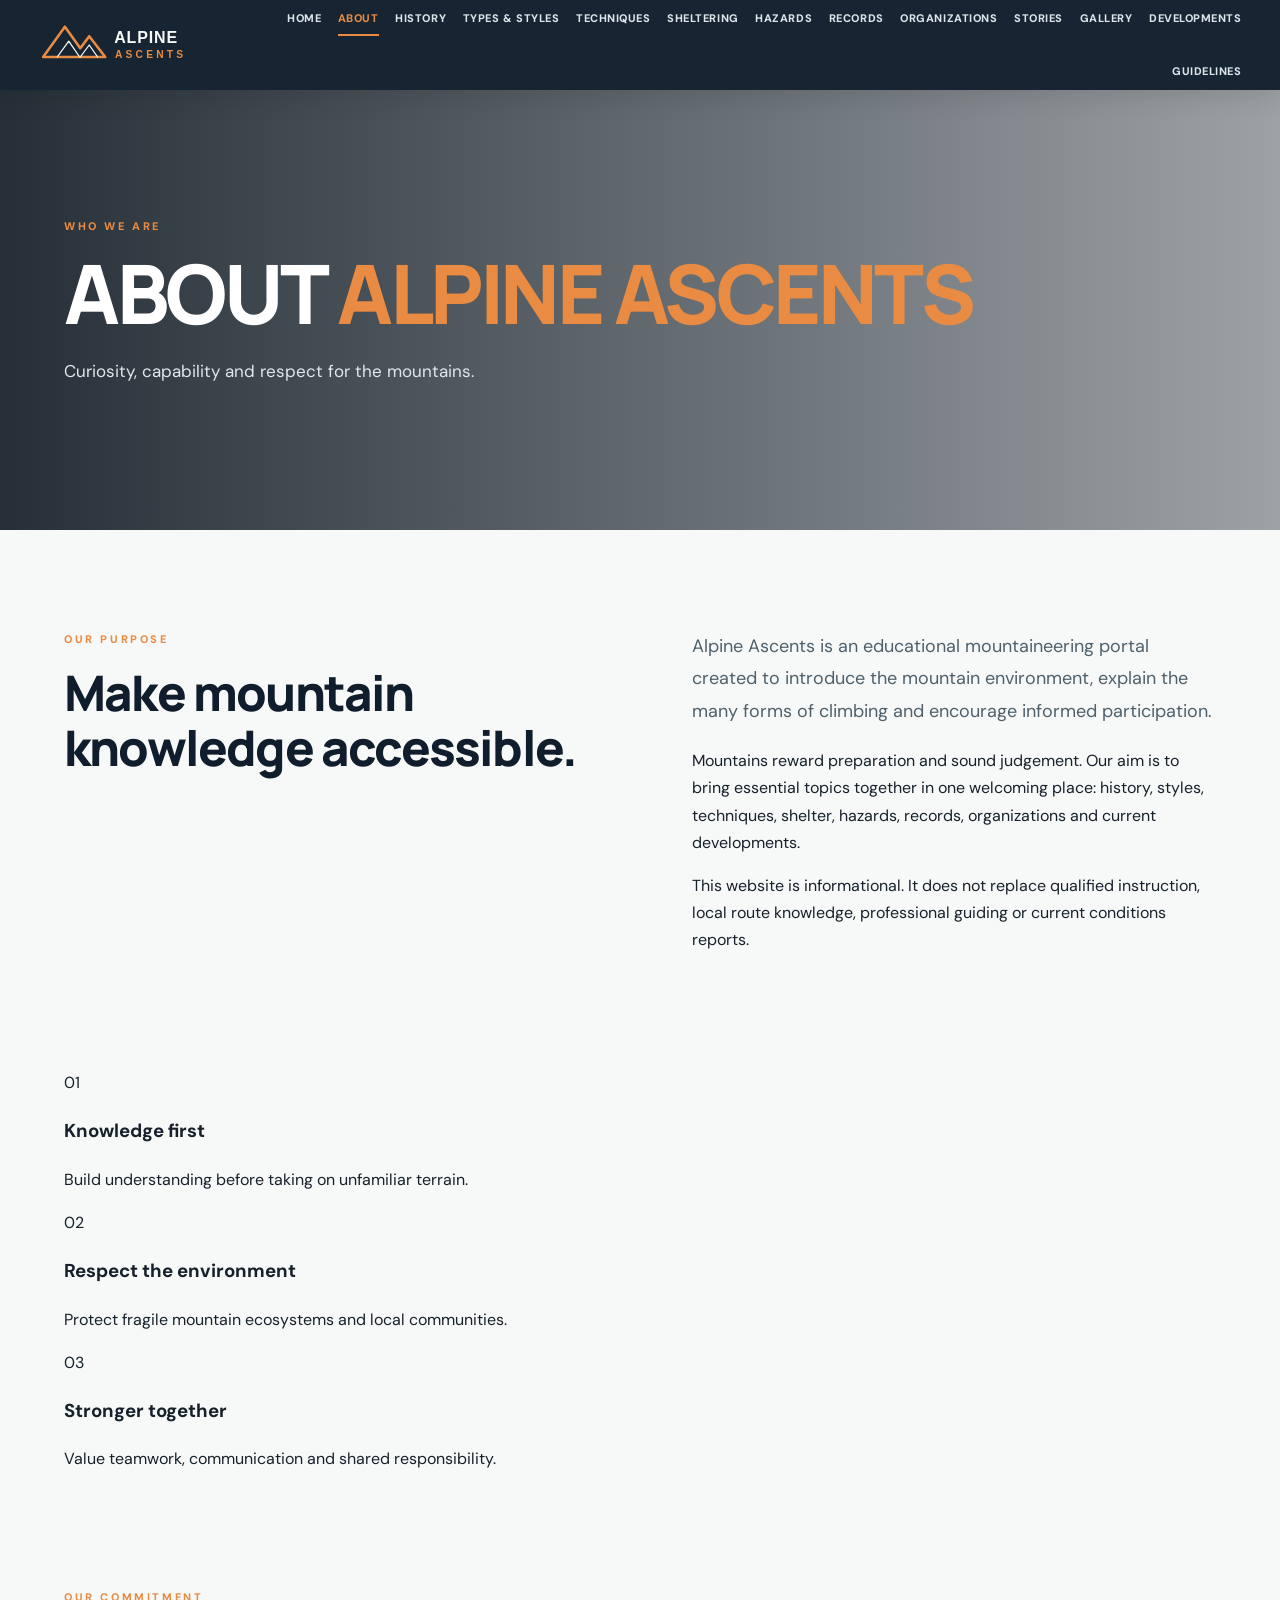
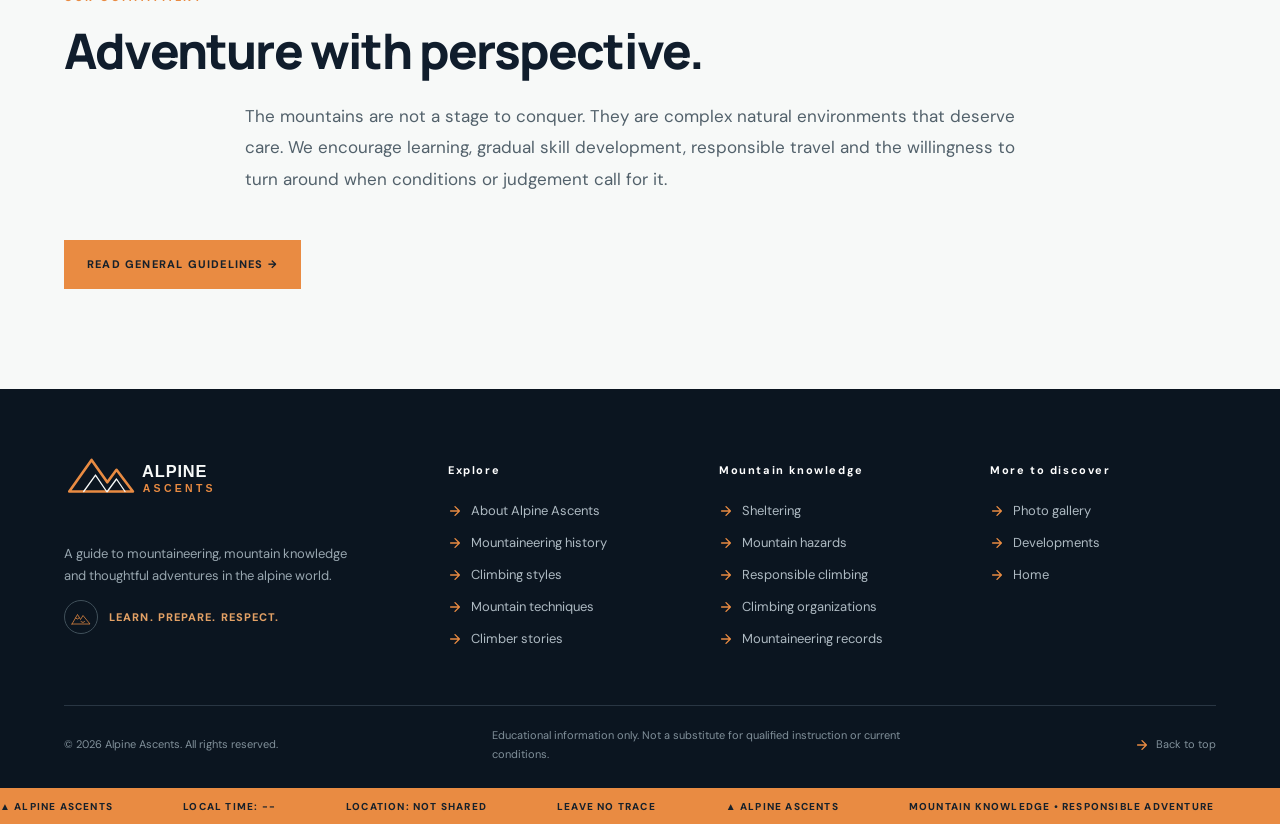
<file: about.html>
<!DOCTYPE html>
<html lang="en">
<head>
  <meta charset="UTF-8">
  <meta name="viewport" content="width=device-width, initial-scale=1.0">
  <meta name="description" content="We believe meaningful mountain experiences begin with knowledge, humility and good judgement.">
  <meta name="theme-color" content="#101d2c">
  <title>About | Alpine Ascents</title>
  <link rel="icon" href="assets/logo.svg" type="image/svg+xml">
  <link rel="preconnect" href="https://fonts.googleapis.com">
  <link rel="preconnect" href="https://fonts.gstatic.com" crossorigin>
  <link href="https://fonts.googleapis.com/css2?family=DM+Sans:wght@400;500;600;700;800&family=Manrope:wght@400;500;600;700;800&display=swap" rel="stylesheet">
  <link rel="stylesheet" href="styles.css">
  
</head>
<body>
<div id="siteHeader"></div>
<main>
<section class="page-hero" style="--page-image:url('https://images.unsplash.com/photo-1464278533981-50106e6176b1?auto=format&fit=crop&w=2000&q=90')"><div class="container"><p class="eyebrow">WHO WE ARE</p><h1>ABOUT <span>ALPINE ASCENTS</span></h1><p>Curiosity, capability and respect for the mountains.</p></div></section>
<section class="section container split-section"><div><p class="eyebrow">OUR PURPOSE</p><h2>Make mountain knowledge accessible.</h2></div><div><p class="lead">Alpine Ascents is an educational mountaineering portal created to introduce the mountain environment, explain the many forms of climbing and encourage informed participation.</p><p>Mountains reward preparation and sound judgement. Our aim is to bring essential topics together in one welcoming place: history, styles, techniques, shelter, hazards, records, organizations and current developments.</p><p>This website is informational. It does not replace qualified instruction, local route knowledge, professional guiding or current conditions reports.</p></div></section>
<section class="dark-panel"><div class="container values-grid"><div><span>01</span><h3>Knowledge first</h3><p>Build understanding before taking on unfamiliar terrain.</p></div><div><span>02</span><h3>Respect the environment</h3><p>Protect fragile mountain ecosystems and local communities.</p></div><div><span>03</span><h3>Stronger together</h3><p>Value teamwork, communication and shared responsibility.</p></div></div></section>
<section class="section container"><p class="eyebrow">OUR COMMITMENT</p><h2>Adventure with perspective.</h2><p class="content-narrow">The mountains are not a stage to conquer. They are complex natural environments that deserve care. We encourage learning, gradual skill development, responsible travel and the willingness to turn around when conditions or judgement call for it.</p><a class="btn btn-primary" href="guidelines.html">READ GENERAL GUIDELINES →</a></section>
</main>
<div id="siteFooter"></div>
<div class="ticker"><div class="ticker-track"><span>▲ ALPINE ASCENTS</span><span id="tickerDate">LOCAL TIME: --</span><span id="tickerLocation">LOCATION: NOT SHARED</span><span>LEAVE NO TRACE</span><span>▲ ALPINE ASCENTS</span><span id="tickerDate2">MOUNTAIN KNOWLEDGE • RESPONSIBLE ADVENTURE</span></div></div>
<script src="script.js"></script>

</body></html>
</file>
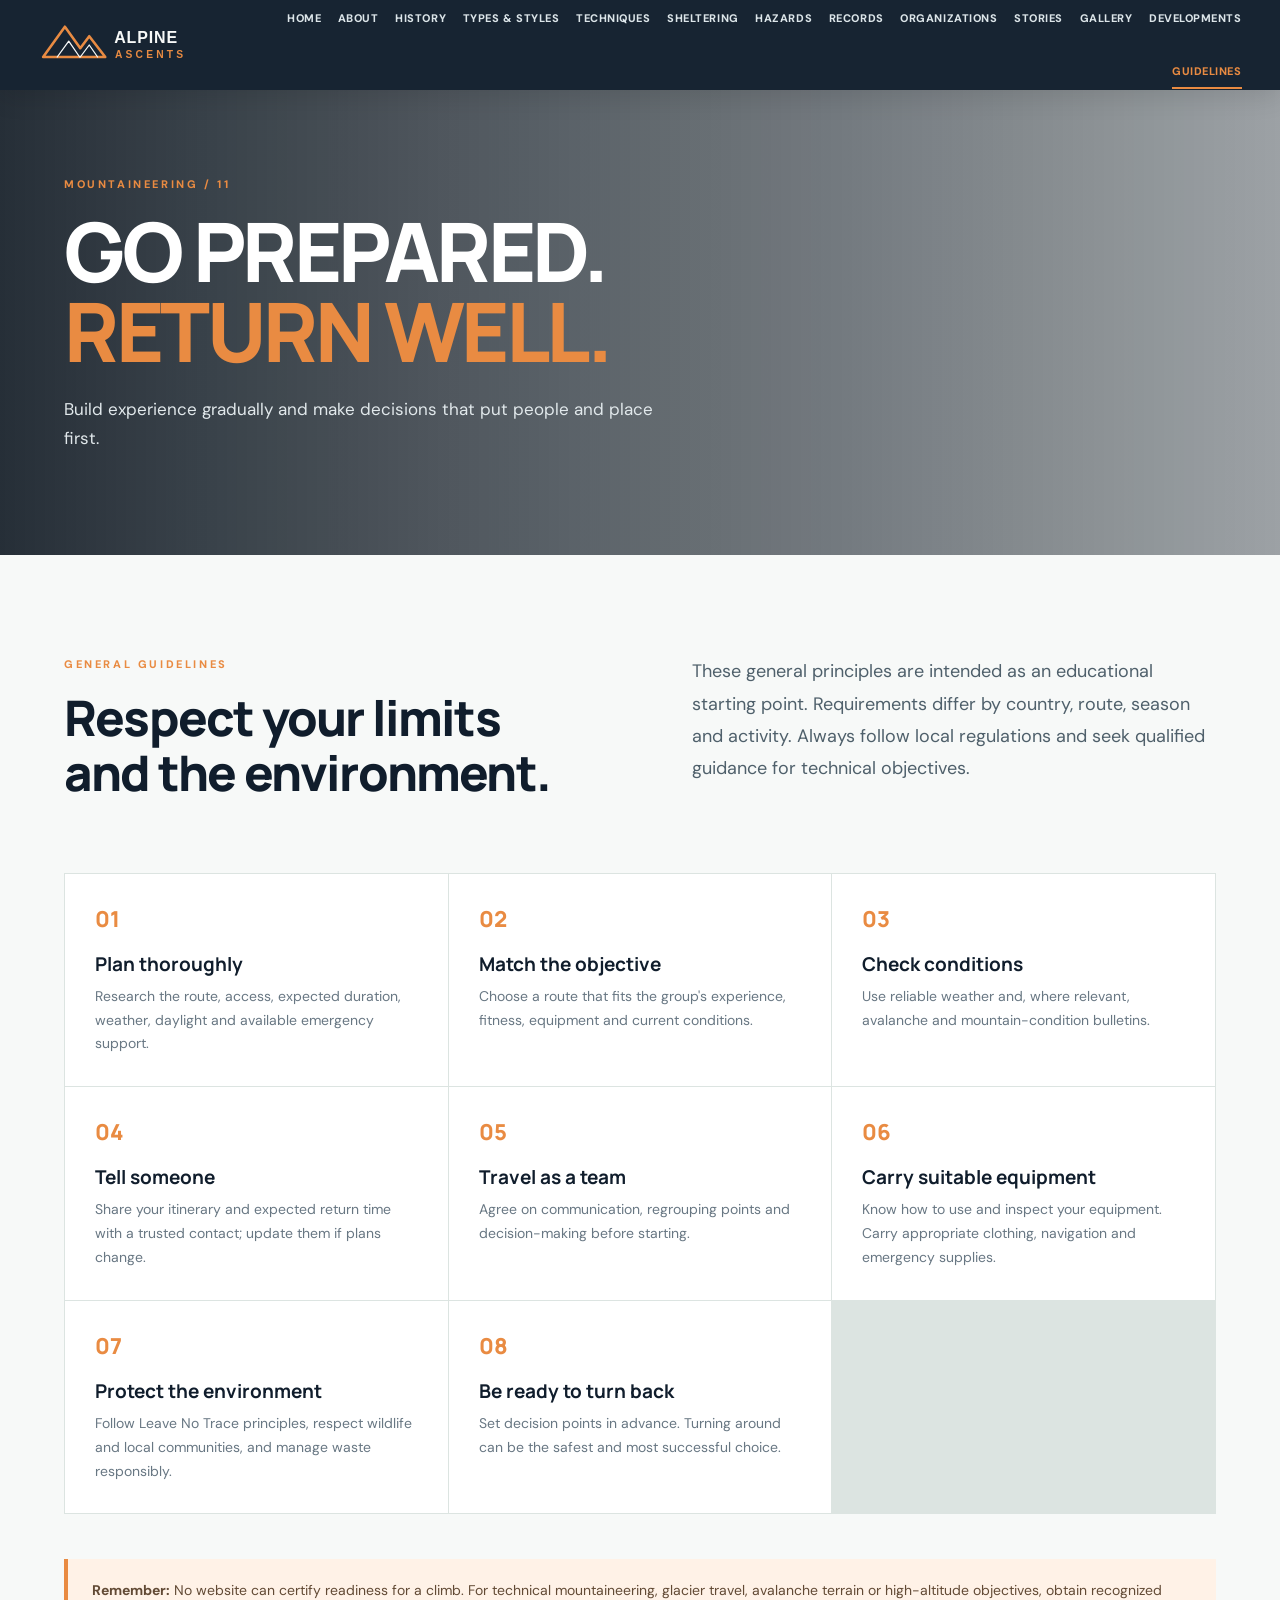
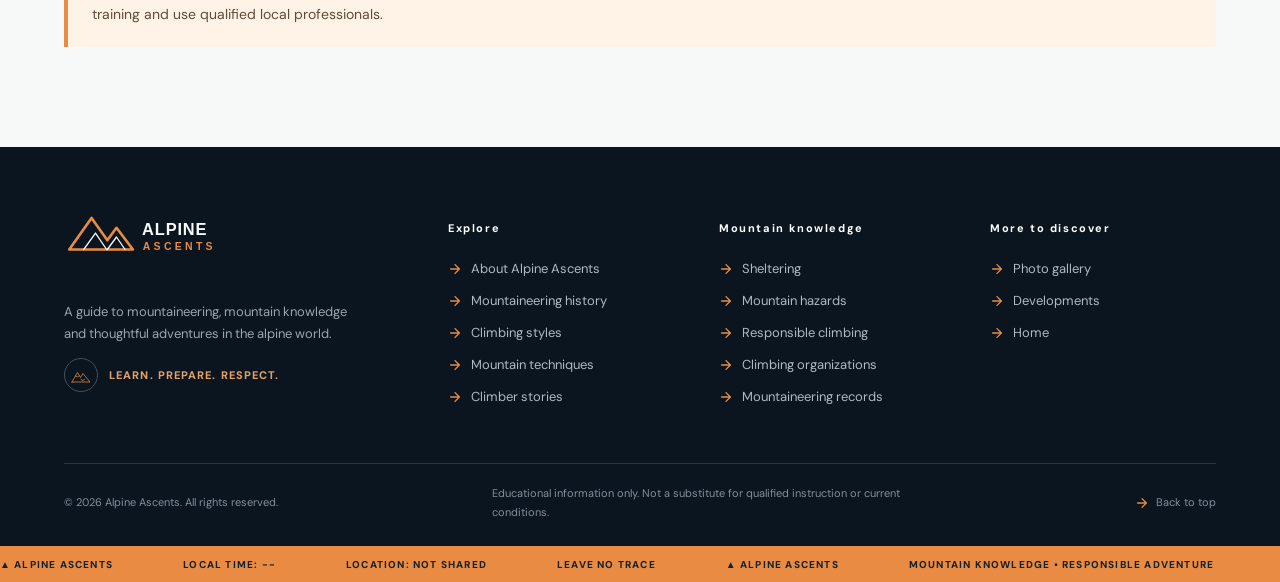
<file: guidelines.html>
<!DOCTYPE html>
<html lang="en">
<head>
  <meta charset="UTF-8">
  <meta name="viewport" content="width=device-width, initial-scale=1.0">
  <meta name="description" content="A practical starting point for responsible mountain travel and learning.">
  <meta name="theme-color" content="#101d2c">
  <title>Guidelines | Alpine Ascents</title>
  <link rel="icon" href="assets/logo.svg" type="image/svg+xml">
  <link rel="preconnect" href="https://fonts.googleapis.com">
  <link rel="preconnect" href="https://fonts.gstatic.com" crossorigin>
  <link href="https://fonts.googleapis.com/css2?family=DM+Sans:wght@400;500;600;700;800&family=Manrope:wght@400;500;600;700;800&display=swap" rel="stylesheet">
  <link rel="stylesheet" href="styles.css">
  
</head>
<body>
<div id="siteHeader"></div>
<main>
<section class="page-hero" style="--page-image:url('https://images.unsplash.com/photo-1472396961693-142e6e269027?auto=format&fit=crop&w=2000&q=90')"><div class="container"><p class="eyebrow">MOUNTAINEERING / 11</p><h1>GO PREPARED.<br><span>RETURN WELL.</span></h1><p>Build experience gradually and make decisions that put people and place first.</p></div></section>
<section class="section container"><div class="split-section"><div><p class="eyebrow">GENERAL GUIDELINES</p><h2>Respect your limits and the environment.</h2></div><div><p class="lead">These general principles are intended as an educational starting point. Requirements differ by country, route, season and activity. Always follow local regulations and seek qualified guidance for technical objectives.</p></div></div>
<div class="guideline-grid">
<article><b>01</b><h3>Plan thoroughly</h3><p>Research the route, access, expected duration, weather, daylight and available emergency support.</p></article>
<article><b>02</b><h3>Match the objective</h3><p>Choose a route that fits the group's experience, fitness, equipment and current conditions.</p></article>
<article><b>03</b><h3>Check conditions</h3><p>Use reliable weather and, where relevant, avalanche and mountain-condition bulletins.</p></article>
<article><b>04</b><h3>Tell someone</h3><p>Share your itinerary and expected return time with a trusted contact; update them if plans change.</p></article>
<article><b>05</b><h3>Travel as a team</h3><p>Agree on communication, regrouping points and decision-making before starting.</p></article>
<article><b>06</b><h3>Carry suitable equipment</h3><p>Know how to use and inspect your equipment. Carry appropriate clothing, navigation and emergency supplies.</p></article>
<article><b>07</b><h3>Protect the environment</h3><p>Follow Leave No Trace principles, respect wildlife and local communities, and manage waste responsibly.</p></article>
<article><b>08</b><h3>Be ready to turn back</h3><p>Set decision points in advance. Turning around can be the safest and most successful choice.</p></article>
</div>
<div class="notice notice-orange"><strong>Remember:</strong> No website can certify readiness for a climb. For technical mountaineering, glacier travel, avalanche terrain or high-altitude objectives, obtain recognized training and use qualified local professionals.</div>
</section>
</main>
<div id="siteFooter"></div>
<div class="ticker"><div class="ticker-track"><span>▲ ALPINE ASCENTS</span><span id="tickerDate">LOCAL TIME: --</span><span id="tickerLocation">LOCATION: NOT SHARED</span><span>LEAVE NO TRACE</span><span>▲ ALPINE ASCENTS</span><span id="tickerDate2">MOUNTAIN KNOWLEDGE • RESPONSIBLE ADVENTURE</span></div></div>
<script src="script.js"></script>

</body></html>
</file>
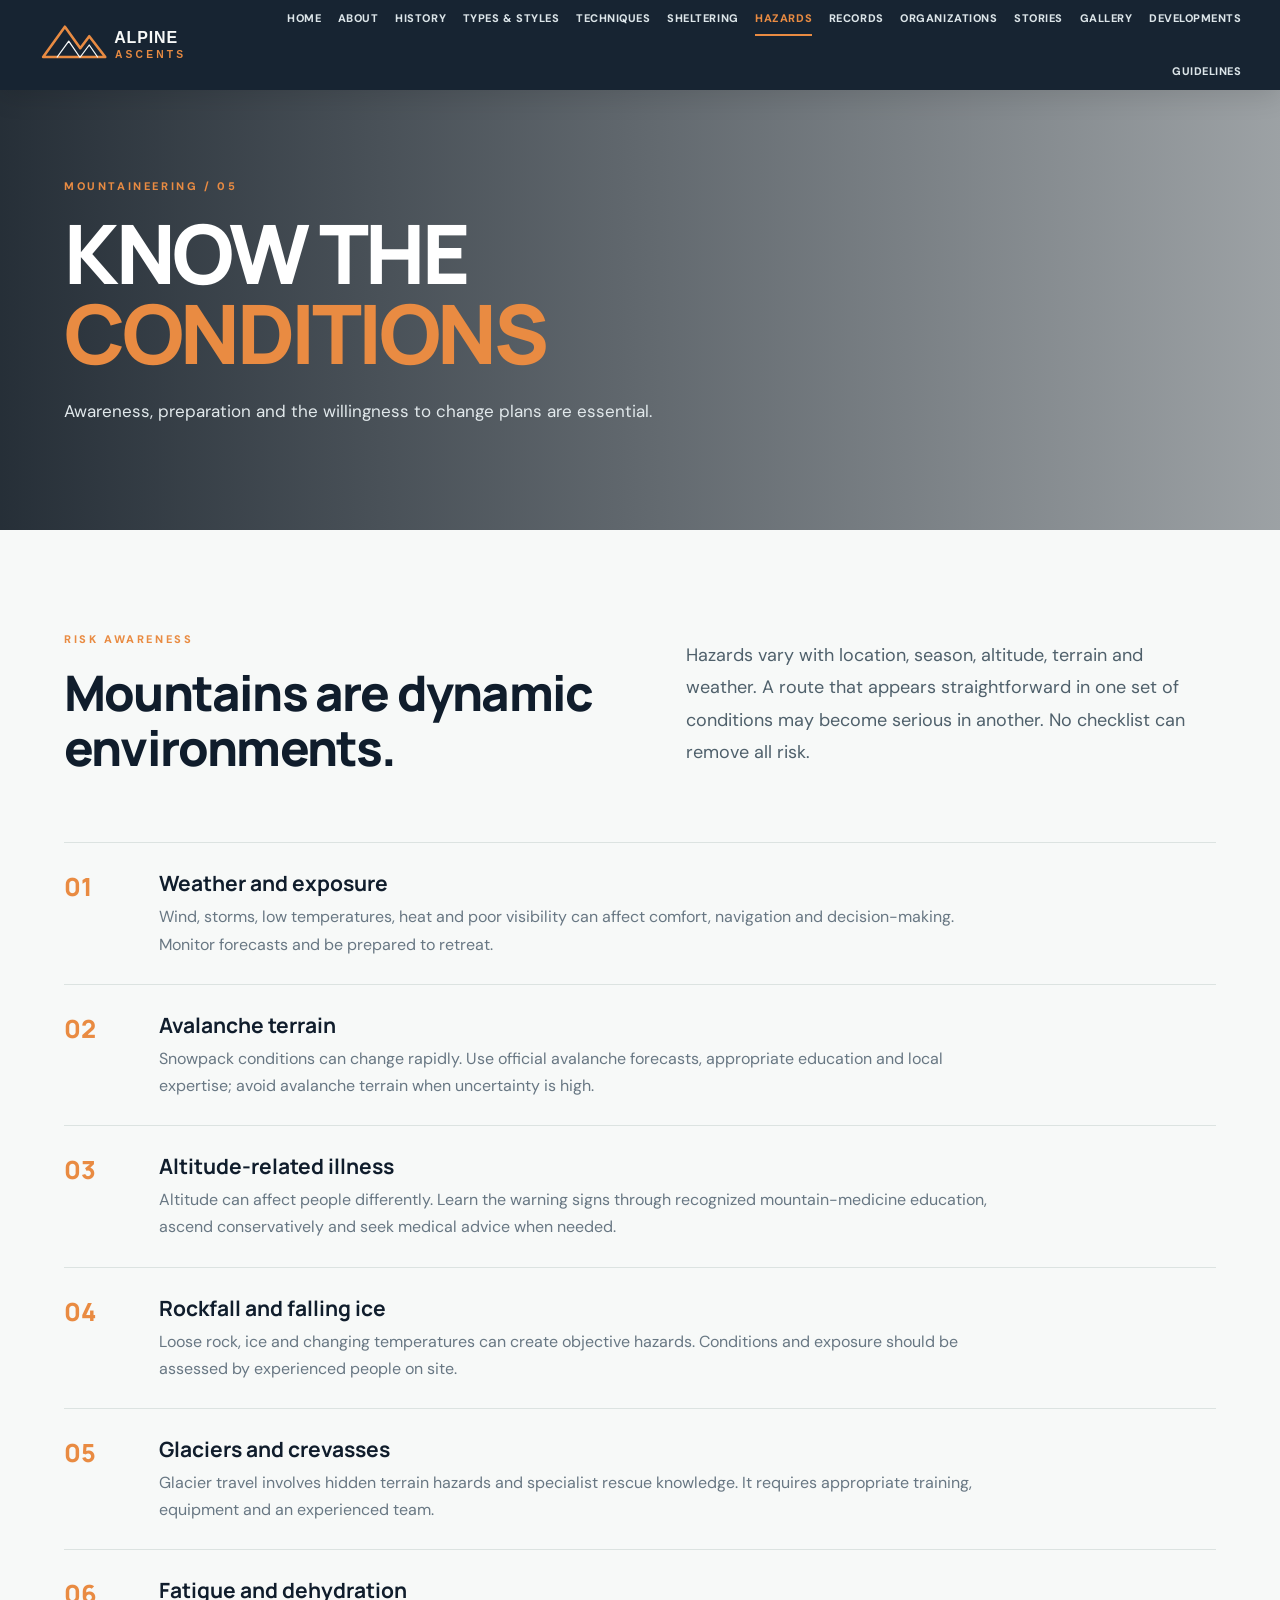
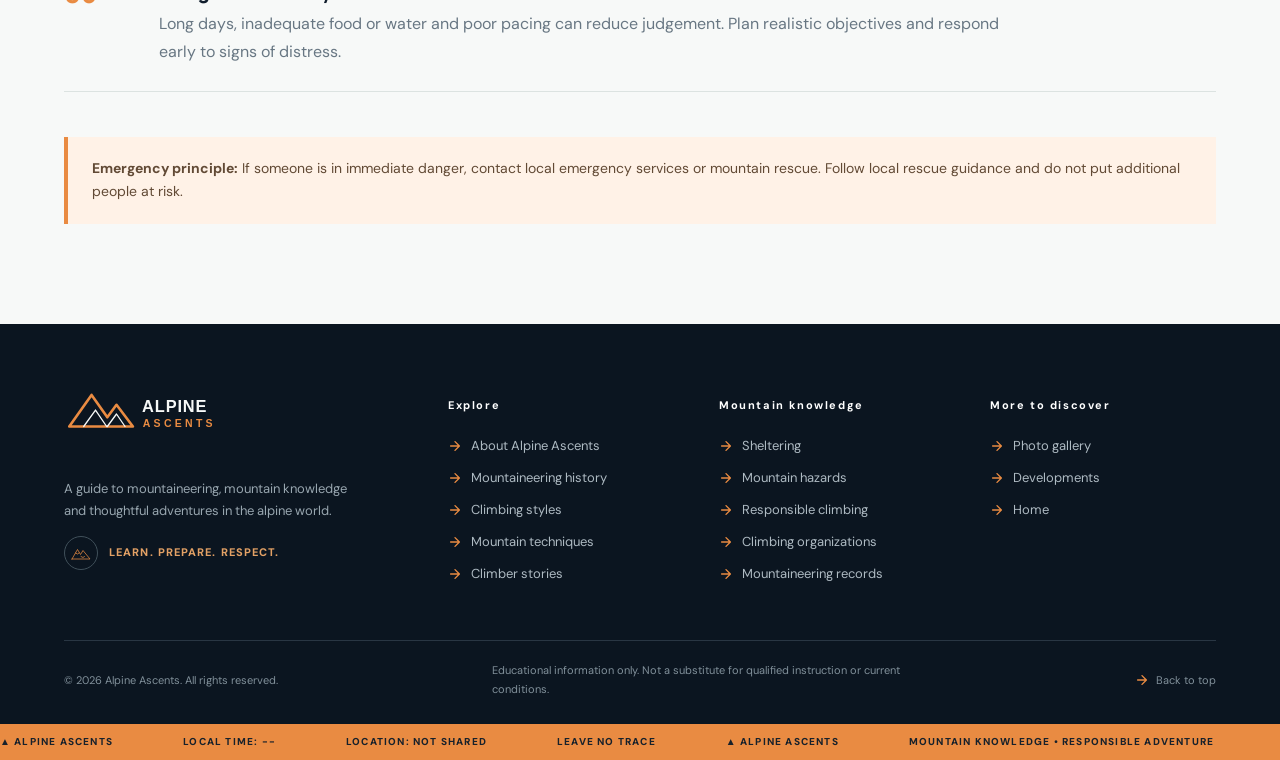
<file: hazards.html>
<!DOCTYPE html>
<html lang="en">
<head>
  <meta charset="UTF-8">
  <meta name="viewport" content="width=device-width, initial-scale=1.0">
  <meta name="description" content="Recognize changing conditions and understand why conservative decisions matter.">
  <meta name="theme-color" content="#101d2c">
  <title>Hazards | Alpine Ascents</title>
  <link rel="icon" href="assets/logo.svg" type="image/svg+xml">
  <link rel="preconnect" href="https://fonts.googleapis.com">
  <link rel="preconnect" href="https://fonts.gstatic.com" crossorigin>
  <link href="https://fonts.googleapis.com/css2?family=DM+Sans:wght@400;500;600;700;800&family=Manrope:wght@400;500;600;700;800&display=swap" rel="stylesheet">
  <link rel="stylesheet" href="styles.css">
  
</head>
<body>
<div id="siteHeader"></div>
<main>
<section class="page-hero" style="--page-image:url('https://images.unsplash.com/photo-1519681393784-d120267933ba?auto=format&fit=crop&w=2000&q=90')"><div class="container"><p class="eyebrow">MOUNTAINEERING / 05</p><h1>KNOW THE<br><span>CONDITIONS</span></h1><p>Awareness, preparation and the willingness to change plans are essential.</p></div></section>
<section class="section container"><div class="warning-intro"><div><p class="eyebrow">RISK AWARENESS</p><h2>Mountains are dynamic environments.</h2></div><p class="lead">Hazards vary with location, season, altitude, terrain and weather. A route that appears straightforward in one set of conditions may become serious in another. No checklist can remove all risk.</p></div>
<div class="hazard-list">
<article><span>01</span><div><h3>Weather and exposure</h3><p>Wind, storms, low temperatures, heat and poor visibility can affect comfort, navigation and decision-making. Monitor forecasts and be prepared to retreat.</p></div></article>
<article><span>02</span><div><h3>Avalanche terrain</h3><p>Snowpack conditions can change rapidly. Use official avalanche forecasts, appropriate education and local expertise; avoid avalanche terrain when uncertainty is high.</p></div></article>
<article><span>03</span><div><h3>Altitude-related illness</h3><p>Altitude can affect people differently. Learn the warning signs through recognized mountain-medicine education, ascend conservatively and seek medical advice when needed.</p></div></article>
<article><span>04</span><div><h3>Rockfall and falling ice</h3><p>Loose rock, ice and changing temperatures can create objective hazards. Conditions and exposure should be assessed by experienced people on site.</p></div></article>
<article><span>05</span><div><h3>Glaciers and crevasses</h3><p>Glacier travel involves hidden terrain hazards and specialist rescue knowledge. It requires appropriate training, equipment and an experienced team.</p></div></article>
<article><span>06</span><div><h3>Fatigue and dehydration</h3><p>Long days, inadequate food or water and poor pacing can reduce judgement. Plan realistic objectives and respond early to signs of distress.</p></div></article>
</div>
<div class="notice notice-orange"><strong>Emergency principle:</strong> If someone is in immediate danger, contact local emergency services or mountain rescue. Follow local rescue guidance and do not put additional people at risk.</div>
</section>
</main>
<div id="siteFooter"></div>
<div class="ticker"><div class="ticker-track"><span>▲ ALPINE ASCENTS</span><span id="tickerDate">LOCAL TIME: --</span><span id="tickerLocation">LOCATION: NOT SHARED</span><span>LEAVE NO TRACE</span><span>▲ ALPINE ASCENTS</span><span id="tickerDate2">MOUNTAIN KNOWLEDGE • RESPONSIBLE ADVENTURE</span></div></div>
<script src="script.js"></script>

</body></html>
</file>
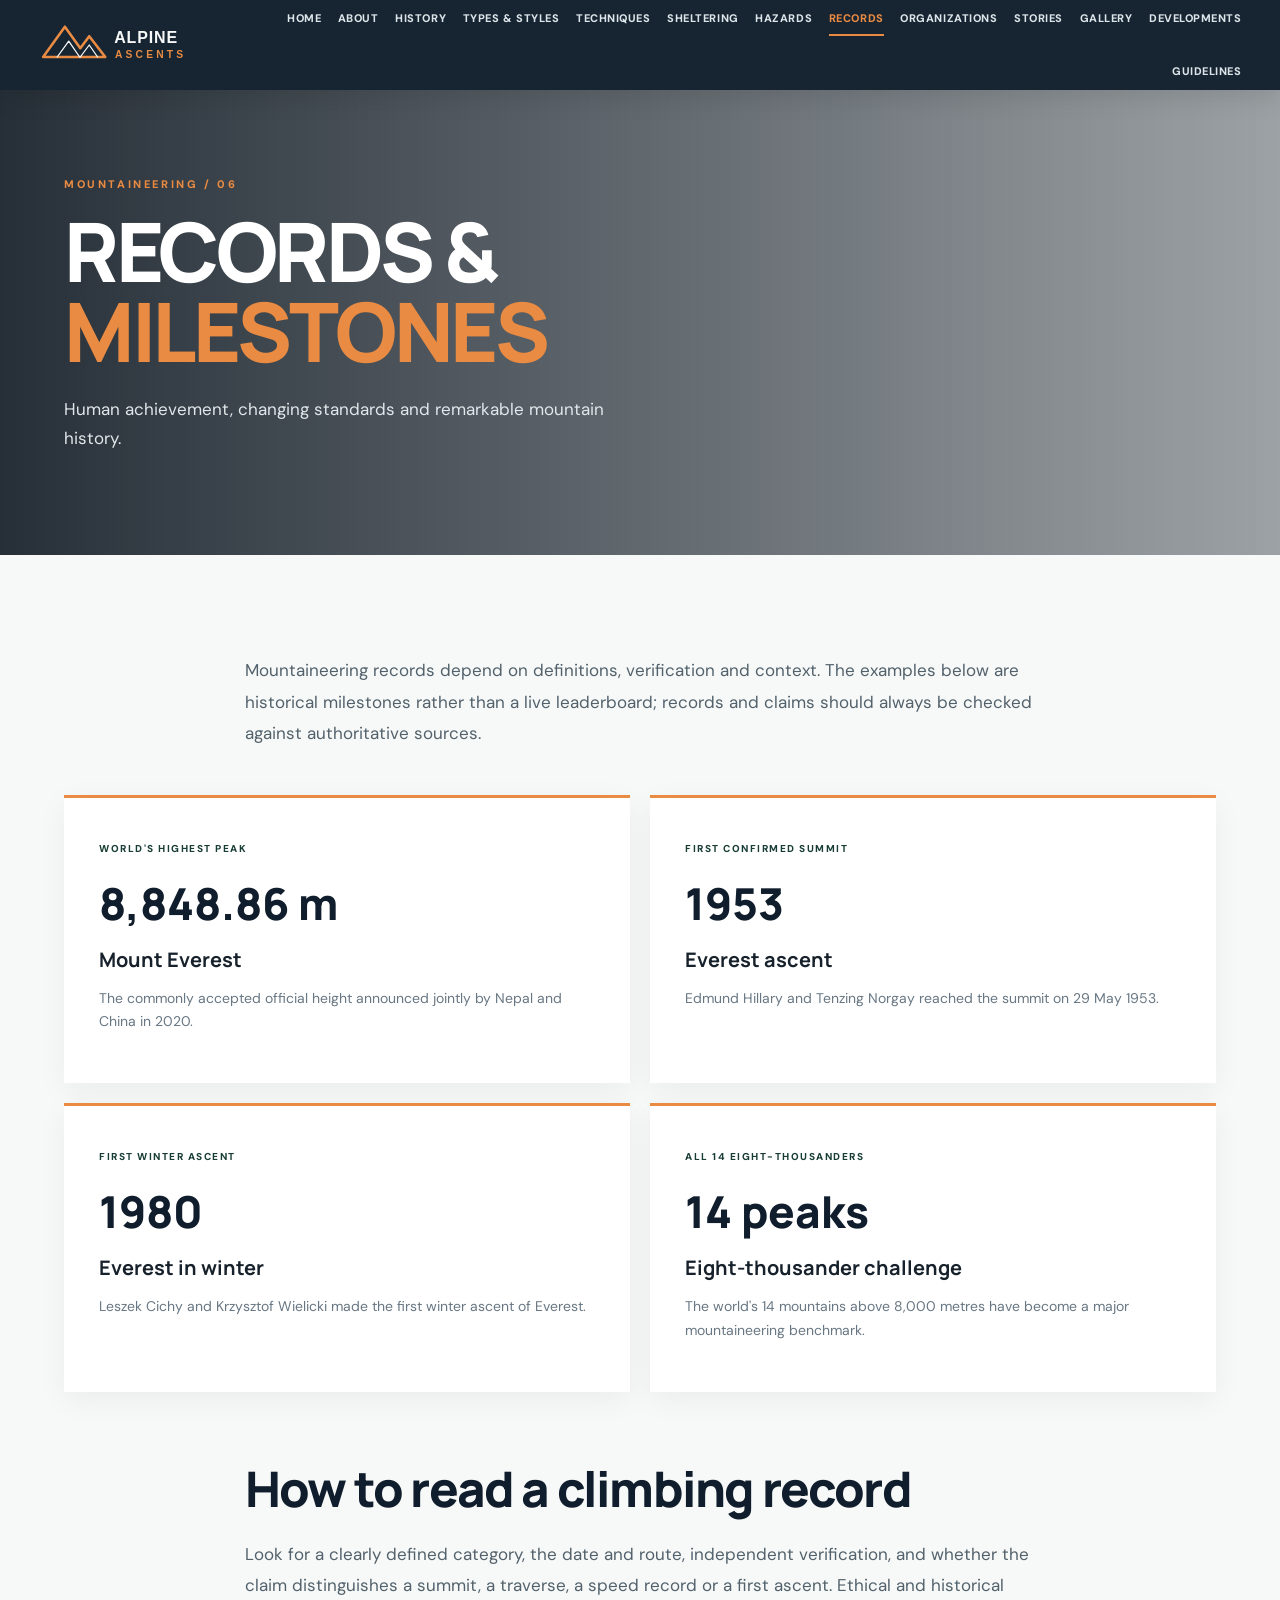
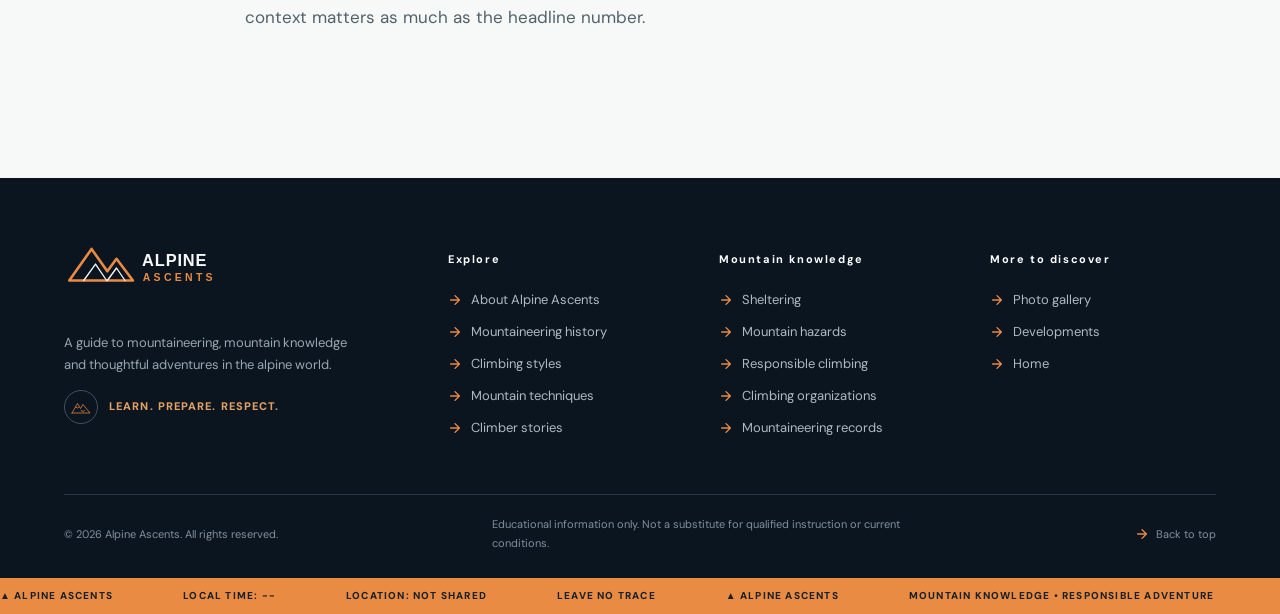
<file: records.html>
<!DOCTYPE html>
<html lang="en">
<head>
  <meta charset="UTF-8">
  <meta name="viewport" content="width=device-width, initial-scale=1.0">
  <meta name="description" content="A selection of notable peaks, achievements and milestones in mountaineering history.">
  <meta name="theme-color" content="#101d2c">
  <title>Records | Alpine Ascents</title>
  <link rel="icon" href="assets/logo.svg" type="image/svg+xml">
  <link rel="preconnect" href="https://fonts.googleapis.com">
  <link rel="preconnect" href="https://fonts.gstatic.com" crossorigin>
  <link href="https://fonts.googleapis.com/css2?family=DM+Sans:wght@400;500;600;700;800&family=Manrope:wght@400;500;600;700;800&display=swap" rel="stylesheet">
  <link rel="stylesheet" href="styles.css">
  
</head>
<body>
<div id="siteHeader"></div>
<main>
<section class="page-hero" style="--page-image:url('https://images.unsplash.com/photo-1464822759023-fed622ff2c3b?auto=format&fit=crop&w=2000&q=90')"><div class="container"><p class="eyebrow">MOUNTAINEERING / 06</p><h1>RECORDS &<br><span>MILESTONES</span></h1><p>Human achievement, changing standards and remarkable mountain history.</p></div></section>
<section class="section container"><p class="lead content-narrow">Mountaineering records depend on definitions, verification and context. The examples below are historical milestones rather than a live leaderboard; records and claims should always be checked against authoritative sources.</p><div class="record-grid">
<article><span>WORLD'S HIGHEST PEAK</span><strong>8,848.86 m</strong><h3>Mount Everest</h3><p>The commonly accepted official height announced jointly by Nepal and China in 2020.</p></article>
<article><span>FIRST CONFIRMED SUMMIT</span><strong>1953</strong><h3>Everest ascent</h3><p>Edmund Hillary and Tenzing Norgay reached the summit on 29 May 1953.</p></article>
<article><span>FIRST WINTER ASCENT</span><strong>1980</strong><h3>Everest in winter</h3><p>Leszek Cichy and Krzysztof Wielicki made the first winter ascent of Everest.</p></article>
<article><span>ALL 14 EIGHT-THOUSANDERS</span><strong>14 peaks</strong><h3>Eight-thousander challenge</h3><p>The world's 14 mountains above 8,000 metres have become a major mountaineering benchmark.</p></article>
</div><div class="content-narrow"><h2>How to read a climbing record</h2><p>Look for a clearly defined category, the date and route, independent verification, and whether the claim distinguishes a summit, a traverse, a speed record or a first ascent. Ethical and historical context matters as much as the headline number.</p></div></section>
</main>
<div id="siteFooter"></div>
<div class="ticker"><div class="ticker-track"><span>▲ ALPINE ASCENTS</span><span id="tickerDate">LOCAL TIME: --</span><span id="tickerLocation">LOCATION: NOT SHARED</span><span>LEAVE NO TRACE</span><span>▲ ALPINE ASCENTS</span><span id="tickerDate2">MOUNTAIN KNOWLEDGE • RESPONSIBLE ADVENTURE</span></div></div>
<script src="script.js"></script>

</body></html>
</file>
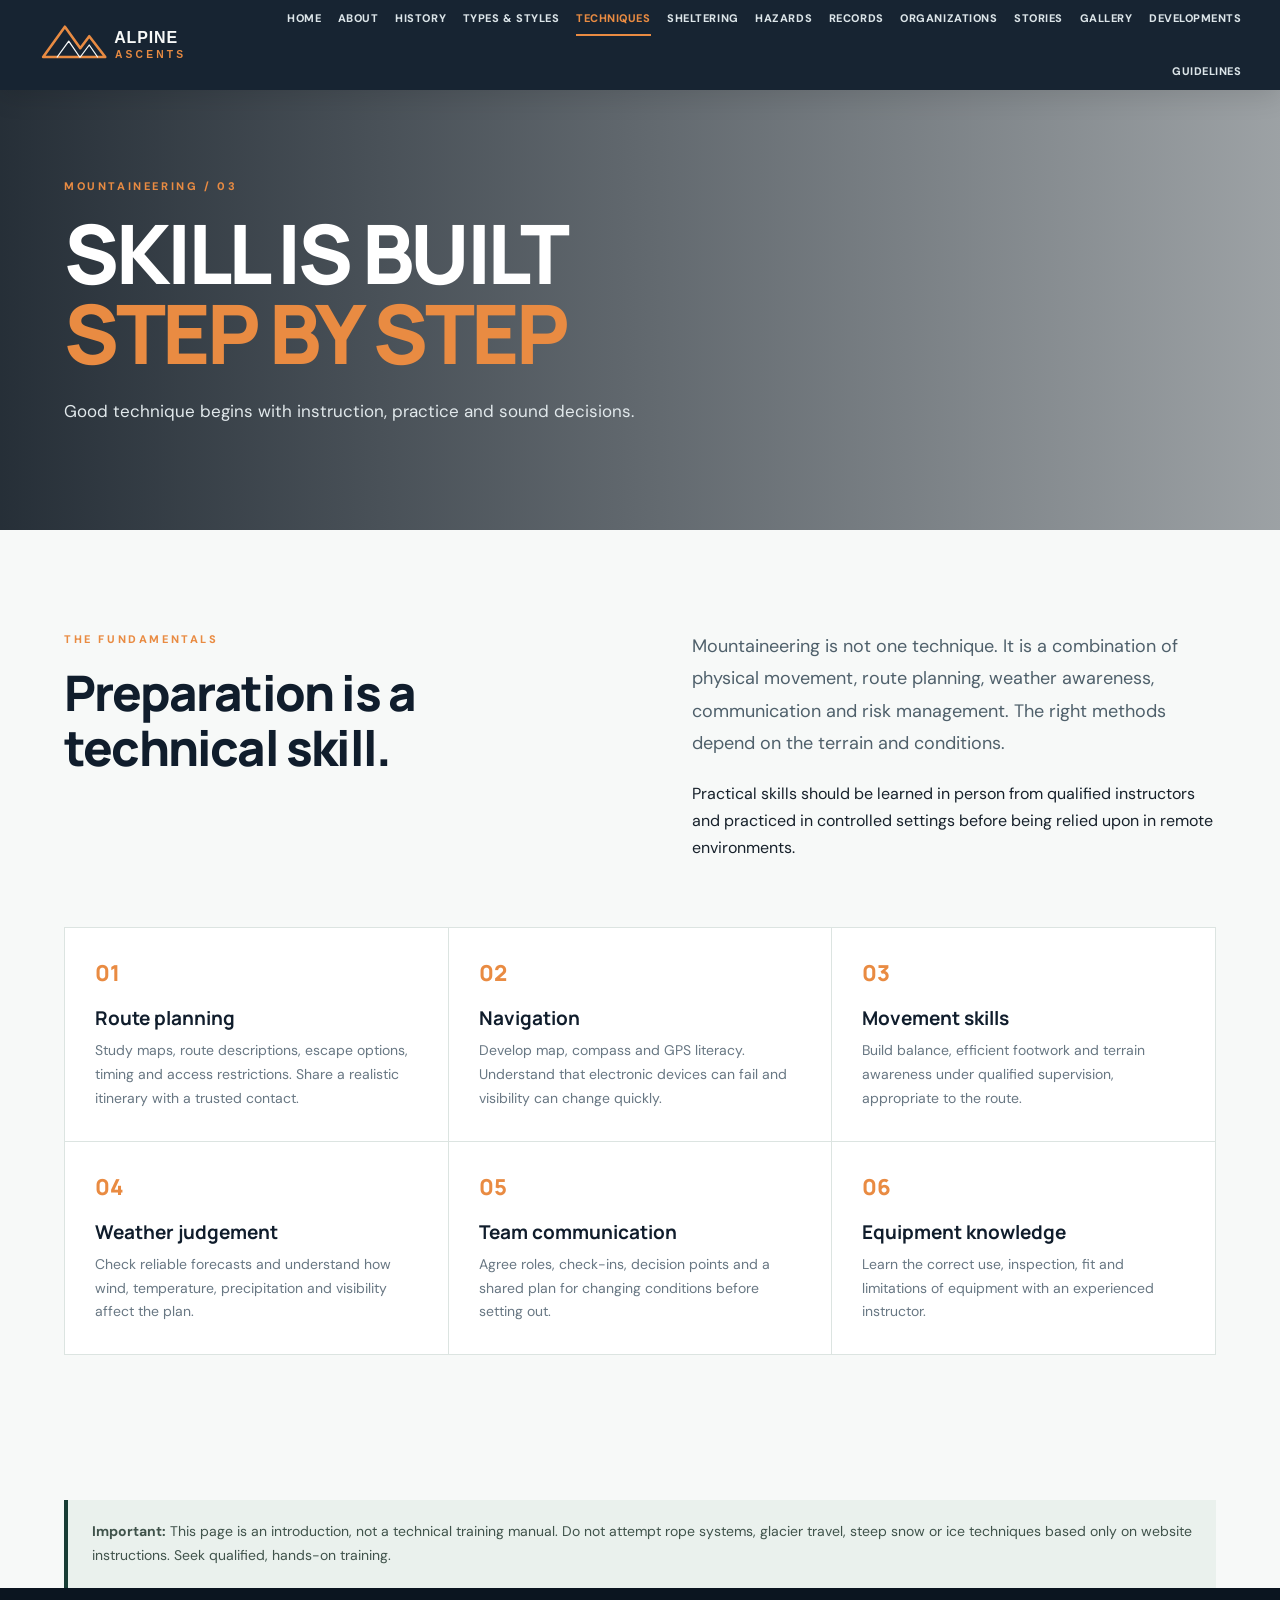
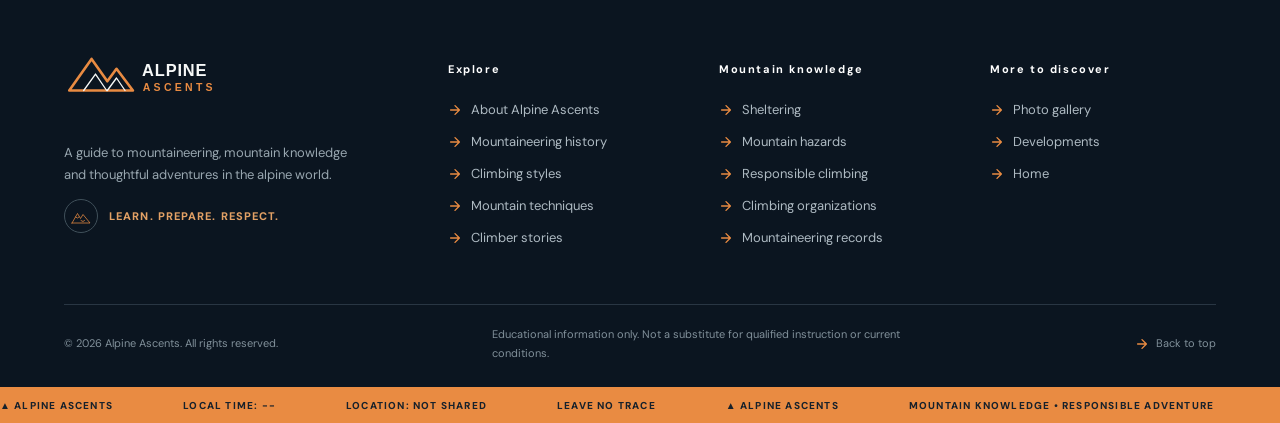
<file: techniques.html>
<!DOCTYPE html>
<html lang="en">
<head>
  <meta charset="UTF-8">
  <meta name="viewport" content="width=device-width, initial-scale=1.0">
  <meta name="description" content="An overview of the knowledge areas that support safe, thoughtful mountain travel.">
  <meta name="theme-color" content="#101d2c">
  <title>Techniques | Alpine Ascents</title>
  <link rel="icon" href="assets/logo.svg" type="image/svg+xml">
  <link rel="preconnect" href="https://fonts.googleapis.com">
  <link rel="preconnect" href="https://fonts.gstatic.com" crossorigin>
  <link href="https://fonts.googleapis.com/css2?family=DM+Sans:wght@400;500;600;700;800&family=Manrope:wght@400;500;600;700;800&display=swap" rel="stylesheet">
  <link rel="stylesheet" href="styles.css">
  
</head>
<body>
<div id="siteHeader"></div>
<main>
<section class="page-hero" style="--page-image:url('https://images.unsplash.com/photo-1519681393784-d120267933ba?auto=format&fit=crop&w=2000&q=90')"><div class="container"><p class="eyebrow">MOUNTAINEERING / 03</p><h1>SKILL IS BUILT<br><span>STEP BY STEP</span></h1><p>Good technique begins with instruction, practice and sound decisions.</p></div></section>
<section class="section container"><div class="split-section"><div><p class="eyebrow">THE FUNDAMENTALS</p><h2>Preparation is a technical skill.</h2></div><div><p class="lead">Mountaineering is not one technique. It is a combination of physical movement, route planning, weather awareness, communication and risk management. The right methods depend on the terrain and conditions.</p><p>Practical skills should be learned in person from qualified instructors and practiced in controlled settings before being relied upon in remote environments.</p></div></div>
<div class="number-grid">
<article><b>01</b><h3>Route planning</h3><p>Study maps, route descriptions, escape options, timing and access restrictions. Share a realistic itinerary with a trusted contact.</p></article>
<article><b>02</b><h3>Navigation</h3><p>Develop map, compass and GPS literacy. Understand that electronic devices can fail and visibility can change quickly.</p></article>
<article><b>03</b><h3>Movement skills</h3><p>Build balance, efficient footwork and terrain awareness under qualified supervision, appropriate to the route.</p></article>
<article><b>04</b><h3>Weather judgement</h3><p>Check reliable forecasts and understand how wind, temperature, precipitation and visibility affect the plan.</p></article>
<article><b>05</b><h3>Team communication</h3><p>Agree roles, check-ins, decision points and a shared plan for changing conditions before setting out.</p></article>
<article><b>06</b><h3>Equipment knowledge</h3><p>Learn the correct use, inspection, fit and limitations of equipment with an experienced instructor.</p></article>
</div></section>
<section class="notice container"><strong>Important:</strong> This page is an introduction, not a technical training manual. Do not attempt rope systems, glacier travel, steep snow or ice techniques based only on website instructions. Seek qualified, hands-on training.</section>
</main>
<div id="siteFooter"></div>
<div class="ticker"><div class="ticker-track"><span>▲ ALPINE ASCENTS</span><span id="tickerDate">LOCAL TIME: --</span><span id="tickerLocation">LOCATION: NOT SHARED</span><span>LEAVE NO TRACE</span><span>▲ ALPINE ASCENTS</span><span id="tickerDate2">MOUNTAIN KNOWLEDGE • RESPONSIBLE ADVENTURE</span></div></div>
<script src="script.js"></script>

</body></html>
</file>
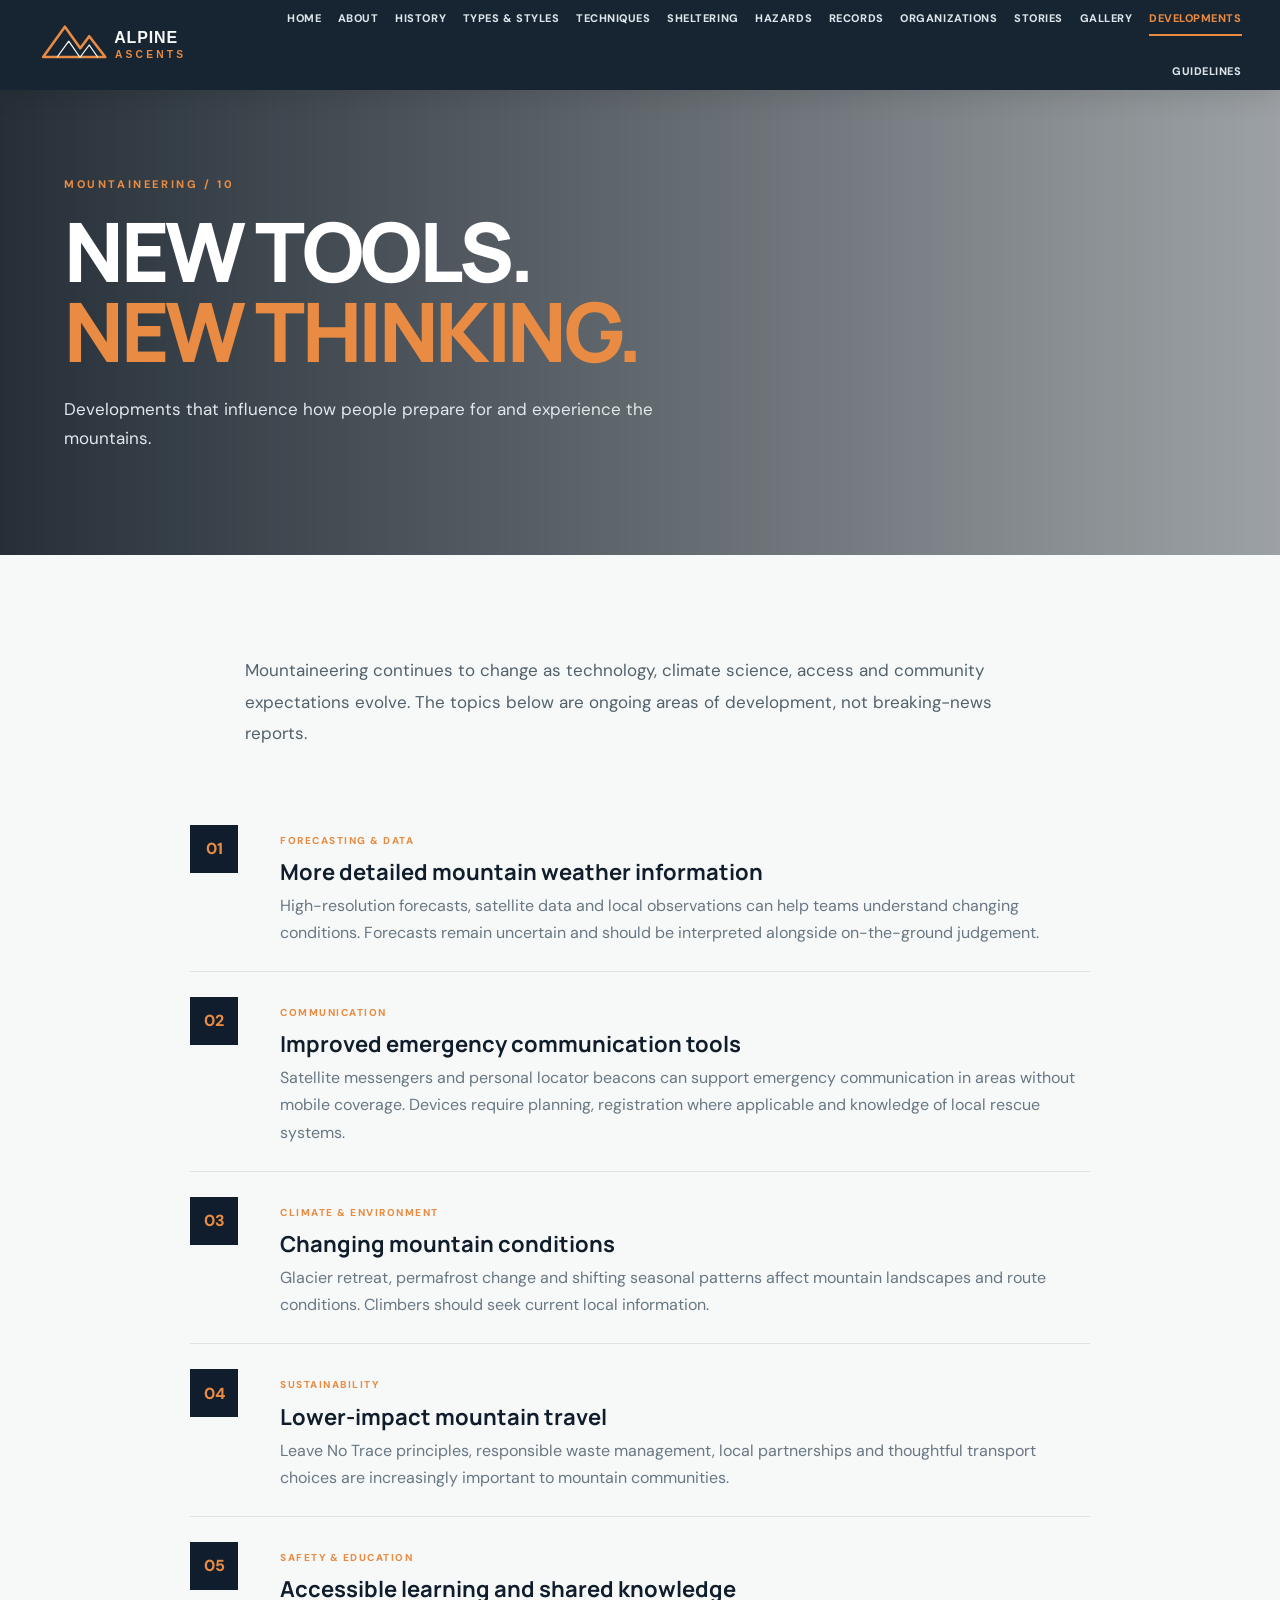
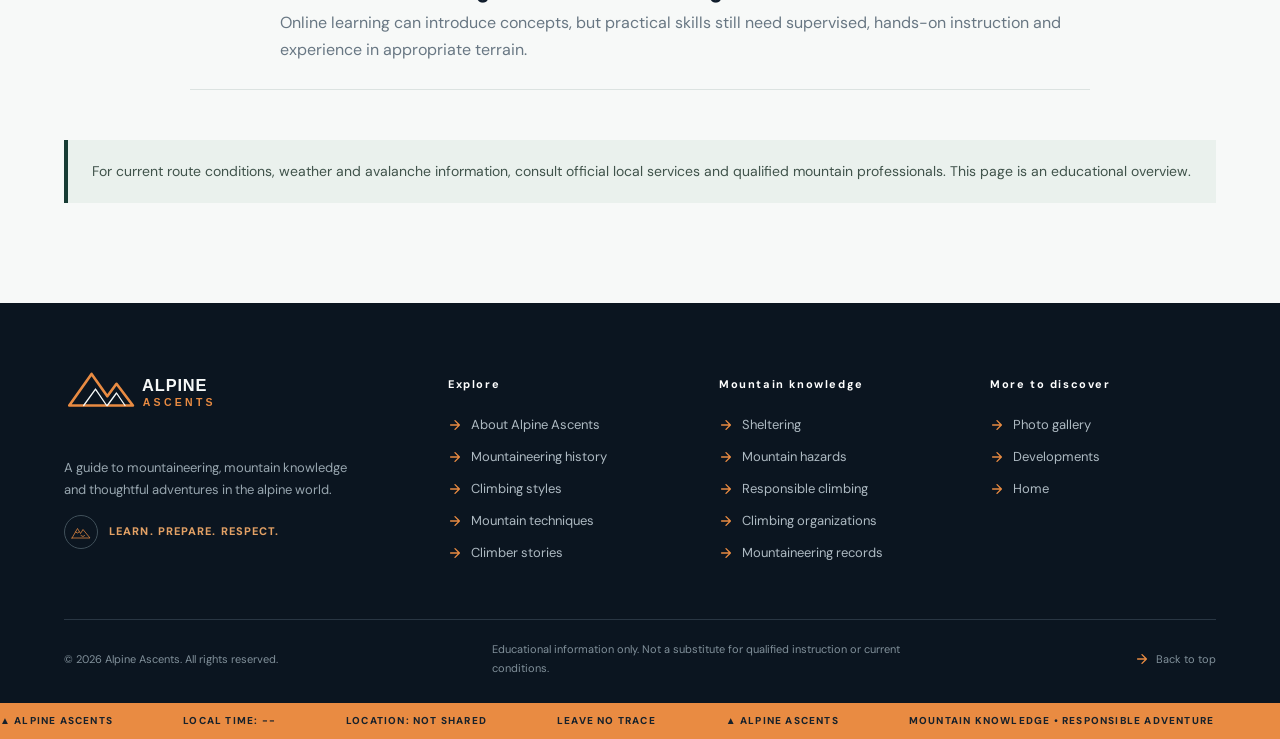
<file: updates.html>
<!DOCTYPE html>
<html lang="en">
<head>
  <meta charset="UTF-8">
  <meta name="viewport" content="width=device-width, initial-scale=1.0">
  <meta name="description" content="Explore themes shaping modern mountaineering, from forecasting to sustainability.">
  <meta name="theme-color" content="#101d2c">
  <title>Latest Developments | Alpine Ascents</title>
  <link rel="icon" href="assets/logo.svg" type="image/svg+xml">
  <link rel="preconnect" href="https://fonts.googleapis.com">
  <link rel="preconnect" href="https://fonts.gstatic.com" crossorigin>
  <link href="https://fonts.googleapis.com/css2?family=DM+Sans:wght@400;500;600;700;800&family=Manrope:wght@400;500;600;700;800&display=swap" rel="stylesheet">
  <link rel="stylesheet" href="styles.css">
  
</head>
<body>
<div id="siteHeader"></div>
<main>
<section class="page-hero" style="--page-image:url('https://images.unsplash.com/photo-1500530855697-b586d89ba3ee?auto=format&fit=crop&w=2000&q=90')"><div class="container"><p class="eyebrow">MOUNTAINEERING / 10</p><h1>NEW TOOLS.<br><span>NEW THINKING.</span></h1><p>Developments that influence how people prepare for and experience the mountains.</p></div></section>
<section class="section container"><p class="lead content-narrow">Mountaineering continues to change as technology, climate science, access and community expectations evolve. The topics below are ongoing areas of development, not breaking-news reports.</p>
<div class="update-list">
<article><div class="update-icon">01</div><div><span>FORECASTING & DATA</span><h3>More detailed mountain weather information</h3><p>High-resolution forecasts, satellite data and local observations can help teams understand changing conditions. Forecasts remain uncertain and should be interpreted alongside on-the-ground judgement.</p></div></article>
<article><div class="update-icon">02</div><div><span>COMMUNICATION</span><h3>Improved emergency communication tools</h3><p>Satellite messengers and personal locator beacons can support emergency communication in areas without mobile coverage. Devices require planning, registration where applicable and knowledge of local rescue systems.</p></div></article>
<article><div class="update-icon">03</div><div><span>CLIMATE & ENVIRONMENT</span><h3>Changing mountain conditions</h3><p>Glacier retreat, permafrost change and shifting seasonal patterns affect mountain landscapes and route conditions. Climbers should seek current local information.</p></div></article>
<article><div class="update-icon">04</div><div><span>SUSTAINABILITY</span><h3>Lower-impact mountain travel</h3><p>Leave No Trace principles, responsible waste management, local partnerships and thoughtful transport choices are increasingly important to mountain communities.</p></div></article>
<article><div class="update-icon">05</div><div><span>SAFETY & EDUCATION</span><h3>Accessible learning and shared knowledge</h3><p>Online learning can introduce concepts, but practical skills still need supervised, hands-on instruction and experience in appropriate terrain.</p></div></article>
</div>
<div class="notice">For current route conditions, weather and avalanche information, consult official local services and qualified mountain professionals. This page is an educational overview.</div></section>
</main>
<div id="siteFooter"></div>
<div class="ticker"><div class="ticker-track"><span>▲ ALPINE ASCENTS</span><span id="tickerDate">LOCAL TIME: --</span><span id="tickerLocation">LOCATION: NOT SHARED</span><span>LEAVE NO TRACE</span><span>▲ ALPINE ASCENTS</span><span id="tickerDate2">MOUNTAIN KNOWLEDGE • RESPONSIBLE ADVENTURE</span></div></div>
<script src="script.js"></script>

</body></html>
</file>
<file: styles.css>
:root{--navy:#101d2c;--navy2:#172a3d;--green:#183d35;--orange:#e98b42;--snow:#f7f9f8;--ink:#17212b;--muted:#687783;--line:#dce3e1;--white:#fff;--shadow:0 18px 55px rgba(16,29,44,.13)}
*{box-sizing:border-box}html{scroll-behavior:smooth;scroll-padding-top:100px}body{margin:0;background:var(--snow);color:var(--ink);font-family:"DM Sans",Arial,sans-serif;line-height:1.7}img{display:block;max-width:100%}a{color:inherit;text-decoration:none}button{font:inherit}.container{width:min(1160px,90%);margin-inline:auto}
.site-header{position:sticky;top:0;z-index:1000;background:rgba(16,29,44,.97);backdrop-filter:blur(14px);box-shadow:0 6px 25px rgba(0,0,0,.12)}.header-inner{width:min(1320px,94%);min-height:82px;margin:auto;display:flex;align-items:center;gap:28px}.brand{display:flex;align-items:center;flex:0 0 205px}.brand img{width:205px;height:auto}.header-right{display:flex;align-items:center;justify-content:flex-end;gap:22px;flex:1}.main-nav{display:flex;align-items:center;justify-content:flex-end;gap:clamp(9px,1.3vw,20px);flex-wrap:wrap}.main-nav a{position:relative;color:#dce5e9;font-size:11px;font-weight:800;letter-spacing:.55px;text-transform:uppercase;padding:9px 0;transition:color .25s}.main-nav a:after{content:"";position:absolute;left:0;bottom:1px;width:0;height:2px;background:var(--orange);transition:width .28s}.main-nav a:hover,.main-nav a.active{color:var(--orange)}.main-nav a:hover:after,.main-nav a.active:after{width:100%}.visitor{white-space:nowrap;color:#c6d0d7;font-size:10px;letter-spacing:1px;border-left:1px solid #40505f;padding-left:18px}.visitor strong{display:block;color:var(--orange);font-size:18px;line-height:1.3}.menu-toggle{display:none;background:none;border:1px solid #61717e;color:white;border-radius:5px;padding:8px 11px;font-size:20px}
.hero{min-height:690px;position:relative;display:flex;align-items:center;background:#172a3d url("https://images.unsplash.com/photo-1464822759023-fed622ff2c3b?auto=format&fit=crop&w=2200&q=90") center 48%/cover no-repeat;color:white;overflow:hidden}.hero-shade{position:absolute;inset:0;background:linear-gradient(90deg,rgba(9,19,29,.88),rgba(9,19,29,.5) 48%,rgba(9,19,29,.05)),linear-gradient(0deg,rgba(9,19,29,.35),transparent 45%)}.hero-content{position:relative;padding:100px 0 125px;animation:rise .9s both}.eyebrow{font-size:11px;font-weight:800;letter-spacing:2.6px;color:var(--orange);margin:0 0 17px}.hero h1,.page-hero h1{font-family:Manrope,sans-serif;font-size:clamp(52px,8vw,105px);line-height:.98;letter-spacing:-5px;margin:0;font-weight:800}.hero h1 span,.page-hero h1 span{color:var(--orange)}.hero-copy{max-width:540px;font-size:18px;color:#e0e7e9;margin:28px 0 32px}.button-row{display:flex;gap:13px;flex-wrap:wrap}.btn{display:inline-flex;align-items:center;justify-content:center;gap:20px;padding:14px 22px;font-size:11px;font-weight:800;letter-spacing:1.2px;border:1px solid transparent;cursor:pointer;transition:transform .25s,background .25s,color .25s,border-color .25s,box-shadow .25s}.btn:hover{transform:translateY(-4px);box-shadow:0 12px 25px rgba(0,0,0,.18)}.btn-primary{background:var(--orange);color:#17212b}.btn-primary:hover{background:#f5a45f}.btn-outline{border-color:rgba(255,255,255,.65);color:white;background:transparent}.btn-outline:hover{background:white;color:var(--navy)}.btn-outline-dark{border-color:var(--navy);color:var(--navy);background:transparent}.btn-outline-dark:hover{background:var(--navy);color:white}.hero-note{position:absolute;bottom:28px;left:5%;font-size:10px;letter-spacing:1.6px;color:#e0e7e9}.pulse{display:inline-block;width:8px;height:8px;background:var(--orange);border-radius:50%;margin-right:10px;box-shadow:0 0 0 6px rgba(233,139,66,.18)}
.section{padding-top:100px;padding-bottom:100px}.intro-grid,.split-section{display:grid;grid-template-columns:1fr 1fr;gap:9%;align-items:start}.section h2,.split-section h2,.callout h2{font:800 clamp(32px,4vw,49px)/1.12 Manrope,sans-serif;letter-spacing:-1.8px;margin:0 0 22px;color:var(--navy)}h2 em{font-style:normal;color:var(--green)}.lead{font-size:18px;line-height:1.8;color:#4f606b;margin:0 0 20px}.text-link{display:inline-flex;gap:20px;align-items:center;margin-top:12px;color:var(--green);font-size:12px;font-weight:800;text-transform:uppercase;letter-spacing:1px}.text-link span{color:var(--orange);font-size:20px;transition:transform .2s}.text-link:hover span{transform:translateX(5px)}
.feature-band{background:var(--navy);color:white;padding:65px 0}.feature-grid{display:grid;grid-template-columns:repeat(3,1fr);gap:35px}.feature-card{border-left:1px solid #43505c;padding:5px 0 5px 25px}.feature-number{color:var(--orange);font-size:12px;font-weight:800;letter-spacing:2px}.feature-card h3{font:700 23px Manrope;margin:14px 0 9px}.feature-card p{color:#b9c5cc;font-size:14px;max-width:300px}.feature-card a{color:var(--orange);font-size:11px;font-weight:800;letter-spacing:1px;text-transform:uppercase}.section-heading{display:flex;align-items:end;justify-content:space-between;gap:20px;margin-bottom:34px}.section-heading h2{margin:0}.image-cards{display:grid;grid-template-columns:repeat(3,1fr);gap:22px}.image-card{position:relative;min-height:390px;overflow:hidden;color:white;background:var(--navy)}.image-card:after{content:"";position:absolute;inset:35% 0 0;background:linear-gradient(transparent,rgba(5,15,23,.85))}.image-card img{position:absolute;width:100%;height:100%;object-fit:cover;transition:transform .7s}.image-card:hover img{transform:scale(1.07)}.image-card span,.image-card h3{position:absolute;z-index:1;left:25px}.image-card span{bottom:83px;color:#f5a45f;font-size:10px;font-weight:800;letter-spacing:1.5px}.image-card h3{bottom:25px;margin:0;font:700 22px Manrope}.quote-section{background:var(--green);color:white;padding:90px 0}.quote-section blockquote{font:700 clamp(28px,4vw,46px)/1.3 Manrope;max-width:900px;margin:20px 0 25px;letter-spacing:-1px}.quote-section span{font-size:10px;letter-spacing:2px;color:#c5d3cb}
.page-hero{min-height:440px;display:flex;align-items:center;color:white;background-image:linear-gradient(90deg,rgba(9,19,29,.88),rgba(9,19,29,.38)),var(--page-image);background-size:cover;background-position:center}.page-hero .container{padding:85px 0}.page-hero h1{font-size:clamp(48px,7vw,82px);letter-spacing:-3.5px}.page-hero p:not(.eyebrow){font-size:17px;color:#e1e8eb;max-width:590px;margin-top:24px}.content-narrow{max-width:790px;margin:0 auto 45px;color:#52616b;font-size:17px;line-height:1.85}
.timeline{margin:65px auto 0;max-width:900px;border-left:1px solid #c7d1d0;padding-left:35px}.timeline article{position:relative;display:grid;grid-template-columns:180px 1fr;gap:28px;padding:0 0 40px}.timeline article:before{content:"";position:absolute;width:11px;height:11px;border-radius:50%;background:var(--orange);left:-41px;top:6px;box-shadow:0 0 0 5px #f9e7d9}.timeline time,.discipline span,.story-grid span{font-size:10px;letter-spacing:1.5px;font-weight:800;color:var(--orange)}.timeline h3,.discipline h3,.story-grid h3{font:700 21px Manrope;margin:0 0 8px;color:var(--navy)}.timeline p,.discipline p,.story-grid p{color:var(--muted);font-size:14px;margin:0}
.image-break{height:420px;position:relative;overflow:hidden;color:white}.image-break img{width:100%;height:100%;object-fit:cover}.image-break:after{content:"";position:absolute;inset:0;background:linear-gradient(90deg,rgba(12,25,35,.8),transparent)}.image-break div{position:absolute;z-index:1;left:8%;top:50%;transform:translateY(-50%)}.image-break h2{font:800 45px/1.1 Manrope;margin:0}
.discipline-grid{display:grid;grid-template-columns:repeat(2,1fr);gap:22px}.discipline{background:white;box-shadow:0 8px 30px rgba(16,29,44,.06);display:grid;grid-template-columns:42% 1fr;min-height:220px;overflow:hidden;transition:transform .3s,box-shadow .3s}.discipline:hover{transform:translateY(-5px);box-shadow:var(--shadow)}.discipline img{width:100%;height:100%;object-fit:cover}.discipline div{padding:25px}.discipline h3{margin:10px 0}.callout{background:#eaf0ed;padding:38px 42px;margin-bottom:90px;display:flex;align-items:center;justify-content:space-between;gap:30px}.callout h2{font-size:32px;margin:0 0 8px}.callout p:not(.eyebrow){margin:0;color:var(--muted)}
.number-grid,.guideline-grid{display:grid;grid-template-columns:repeat(3,1fr);gap:1px;background:#dce4e1;border:1px solid #dce4e1;margin-top:50px}.number-grid article,.guideline-grid article{background:white;padding:30px;min-height:205px;transition:background .25s}.number-grid article:hover,.guideline-grid article:hover{background:#f1f5f2}.number-grid b,.guideline-grid b{font:800 22px Manrope;color:var(--orange)}.number-grid h3,.guideline-grid h3{font:700 19px Manrope;color:var(--navy);margin:16px 0 8px}.number-grid p,.guideline-grid p{font-size:14px;color:var(--muted);margin:0}.notice{border-left:4px solid var(--green);background:#eaf1ed;padding:20px 24px;margin:45px auto 0;color:#40534b;font-size:14px}.notice-orange{border-color:var(--orange);background:#fff2e7;color:#624a35}
.shelter-grid{display:grid;grid-template-columns:repeat(3,1fr);gap:22px;margin-top:45px}.shelter-grid article{background:white;padding-bottom:22px;box-shadow:0 8px 25px rgba(16,29,44,.06)}.shelter-grid img{height:210px;width:100%;object-fit:cover}.shelter-grid h3,.shelter-grid p{margin-left:22px;margin-right:22px}.shelter-grid h3{font:700 20px Manrope;color:var(--navy);margin-bottom:7px}.shelter-grid p{font-size:14px;color:var(--muted)}.check-panel{background:var(--navy);color:white;padding:42px;margin-top:50px}.check-panel h2{color:white}.check-list{padding-left:20px;color:#d3dce0}.check-list li{padding:7px 0}
.warning-intro{display:grid;grid-template-columns:1fr 1fr;gap:8%;align-items:center;margin-bottom:45px}.hazard-list{border-top:1px solid var(--line)}.hazard-list article{display:grid;grid-template-columns:75px 1fr;gap:20px;padding:26px 0;border-bottom:1px solid var(--line)}.hazard-list article>span{font:800 25px Manrope;color:var(--orange)}.hazard-list h3{font:700 21px Manrope;color:var(--navy);margin:0 0 6px}.hazard-list p{margin:0;color:var(--muted);max-width:850px}
.record-grid{display:grid;grid-template-columns:repeat(2,1fr);gap:20px;margin:45px 0 70px}.record-grid article{background:white;padding:35px;border-top:3px solid var(--orange);box-shadow:0 8px 28px rgba(16,29,44,.05)}.record-grid span{font-size:10px;letter-spacing:1.5px;color:var(--green);font-weight:800}.record-grid strong{display:block;font:800 44px Manrope;color:var(--navy);margin:13px 0}.record-grid h3{font:700 20px Manrope;margin:0}.record-grid p{color:var(--muted);font-size:14px}
.org-grid{display:grid;grid-template-columns:repeat(2,1fr);gap:18px;margin:40px 0 70px}.org-grid article{padding:28px;background:white;border:1px solid #e6ebe8}.org-grid article>span{font-size:10px;letter-spacing:1.5px;color:var(--orange);font-weight:800}.org-grid h3{font:700 21px Manrope;color:var(--navy);margin:10px 0}.org-grid p{font-size:14px;color:var(--muted);min-height:60px}.org-grid a{font-size:11px;font-weight:800;color:var(--green);text-transform:uppercase;letter-spacing:.7px}.org-grid a:hover{color:var(--orange)}.map-heading{display:flex;justify-content:space-between;align-items:center;gap:25px;margin-bottom:20px}.map-heading h2{font-size:34px;margin:0}.map-heading p:not(.eyebrow){color:var(--muted);font-size:13px}.map-box{height:440px;background:#e2e9e5;border:1px solid var(--line);z-index:1}.map-status{font-size:12px;color:var(--muted)}
.story-grid{display:grid;grid-template-columns:repeat(3,1fr);gap:22px;margin-top:45px}.story-grid article{background:white;box-shadow:0 8px 25px rgba(16,29,44,.06)}.story-grid img{height:230px;width:100%;object-fit:cover}.story-grid article div{padding:25px}.story-grid h3{margin:10px 0}.gallery-grid{display:grid;grid-template-columns:repeat(4,1fr);grid-auto-rows:220px;gap:12px}.gallery-grid img{width:100%;height:100%;object-fit:cover;cursor:zoom-in;transition:filter .25s,transform .3s}.gallery-grid img:hover{filter:brightness(.8);transform:scale(.985)}.gallery-grid img:nth-child(2),.gallery-grid img:nth-child(7){grid-row:span 2}.gallery-grid img:nth-child(5){grid-column:span 2}.video-panel{margin-top:65px;background:var(--green);padding:42px;color:white;display:flex;justify-content:space-between;align-items:center;gap:30px}.video-panel h2{color:white;font-size:32px;margin:0 0 8px}.video-panel p:not(.eyebrow){color:#d0ddd5;max-width:570px}.lightbox{display:none;position:fixed;inset:0;z-index:2000;background:rgba(4,10,15,.94);align-items:center;justify-content:center;padding:5%}.lightbox.open{display:flex}.lightbox img{max-height:85vh;max-width:90vw;object-fit:contain}.lightbox button{position:absolute;right:35px;top:20px;color:white;background:none;border:0;font-size:42px;cursor:pointer}
.update-list{max-width:900px;margin:50px auto}.update-list article{display:grid;grid-template-columns:65px 1fr;gap:25px;padding:25px 0;border-bottom:1px solid var(--line)}.update-icon{width:48px;height:48px;background:var(--navy);color:var(--orange);display:grid;place-items:center;font-weight:800}.update-list span{font-size:10px;color:var(--orange);font-weight:800;letter-spacing:1.5px}.update-list h3{font:700 22px Manrope;color:var(--navy);margin:5px 0}.update-list p{color:var(--muted);margin:0}.muted{color:var(--muted);font-size:13px}
.site-footer{background:#0b1520;color:#c4cdd3;padding:65px 0 25px}.footer-grid{display:grid;grid-template-columns:1.5fr 1fr 1fr 1fr;gap:45px}.footer-brand img{width:210px;margin-bottom:18px}.footer-brand p{font-size:13px;color:#98a6af;max-width:290px}.footer-logo{display:inline-block}.footer-col h4{font-size:11px;letter-spacing:1.6px;color:white;margin:7px 0 20px}.footer-col a{display:flex;align-items:center;gap:9px;font-size:13px;color:#aebac2;margin:10px 0;transition:color .2s,transform .2s}.footer-col a svg,.footer-top-link svg{width:14px;height:14px;flex:none;fill:none;stroke:var(--orange);stroke-width:1.6;stroke-linecap:round;stroke-linejoin:round}.footer-col a:hover{color:var(--orange);transform:translateX(4px)}.footer-principle{display:flex;align-items:center;gap:11px;color:#e3a165;font-size:11px;font-weight:800;letter-spacing:1.1px;text-transform:uppercase}.footer-principle-icon{display:grid;place-items:center;width:34px;height:34px;border:1px solid #40505a;border-radius:50%}.footer-mountain-icon{width:20px;height:17px;fill:none;stroke:var(--orange);stroke-width:1.5;stroke-linecap:round;stroke-linejoin:round}.footer-bottom{border-top:1px solid #293643;margin-top:45px;padding-top:20px;display:flex;align-items:center;justify-content:space-between;gap:20px;color:#81909a;font-size:11px}.footer-disclaimer{max-width:430px}.footer-top-link{display:inline-flex;align-items:center;gap:7px;white-space:nowrap;transition:color .2s}.footer-top-link:hover{color:var(--orange)}.ticker{height:36px;overflow:hidden;background:var(--orange);color:#17212b;display:flex;align-items:center;white-space:nowrap}.ticker-track{display:flex;align-items:center;gap:70px;min-width:max-content;animation:marquee 35s linear infinite;font-size:10px;font-weight:800;letter-spacing:1.2px}.ticker:hover .ticker-track{animation-play-state:paused}
.reveal{opacity:0;transform:translateY(20px);transition:opacity .65s,transform .65s}.reveal.visible{opacity:1;transform:none}
@keyframes marquee{to{transform:translateX(-50%)}}@keyframes rise{from{opacity:0;transform:translateY(24px)}to{opacity:1;transform:none}}
@media(max-width:1150px){.header-inner{gap:15px}.brand{flex-basis:170px}.brand img{width:170px}.main-nav{gap:10px}.main-nav a{font-size:9px}.visitor{font-size:9px;padding-left:10px}.visitor strong{font-size:15px}}
@media(max-width:900px){.header-inner{min-height:75px;justify-content:space-between}.brand{flex-basis:190px}.brand img{width:190px}.menu-toggle{display:block}.header-right{flex:0;gap:12px}.visitor{border:0;padding:0}.main-nav{display:none;position:absolute;top:75px;left:0;right:0;background:var(--navy);padding:18px 5%;box-shadow:0 15px 20px rgba(0,0,0,.2);align-items:stretch;flex-direction:column;gap:2px}.main-nav.open{display:flex}.main-nav a{font-size:12px;padding:10px 0}.intro-grid,.split-section,.warning-intro{grid-template-columns:1fr;gap:25px}.feature-grid{gap:18px}.footer-grid{grid-template-columns:repeat(2,1fr)}.gallery-grid{grid-template-columns:repeat(3,1fr)}}
@media(max-width:650px){.hero{min-height:620px}.hero h1{font-size:58px;letter-spacing:-3px}.hero-copy{font-size:16px}.section{padding-top:70px;padding-bottom:70px}.feature-grid,.image-cards,.shelter-grid,.story-grid{grid-template-columns:1fr}.feature-card{padding-bottom:20px}.image-card{min-height:330px}.section-heading,.map-heading,.video-panel,.callout{align-items:flex-start;flex-direction:column}.page-hero{min-height:380px}.page-hero h1{font-size:49px;letter-spacing:-2px}.discipline-grid,.record-grid,.org-grid{grid-template-columns:1fr}.discipline{grid-template-columns:38% 1fr}.discipline div{padding:17px}.discipline h3{font-size:17px}.number-grid,.guideline-grid{grid-template-columns:1fr 1fr}.timeline article{grid-template-columns:1fr;gap:6px}.gallery-grid{grid-template-columns:repeat(2,1fr);grid-auto-rows:170px}.gallery-grid img:nth-child(5){grid-column:span 1}.footer-grid{grid-template-columns:1fr 1fr;gap:25px}.footer-bottom{flex-direction:column}.check-panel{padding:28px 22px}.hazard-list article{grid-template-columns:42px 1fr}.record-grid strong{font-size:36px}.map-box{height:350px}.hero-note{font-size:8px}}
@media(prefers-reduced-motion:reduce){*,*::before,*::after{scroll-behavior:auto!important;animation-duration:.01ms!important;animation-iteration-count:1!important;transition-duration:.01ms!important}}
</file>
